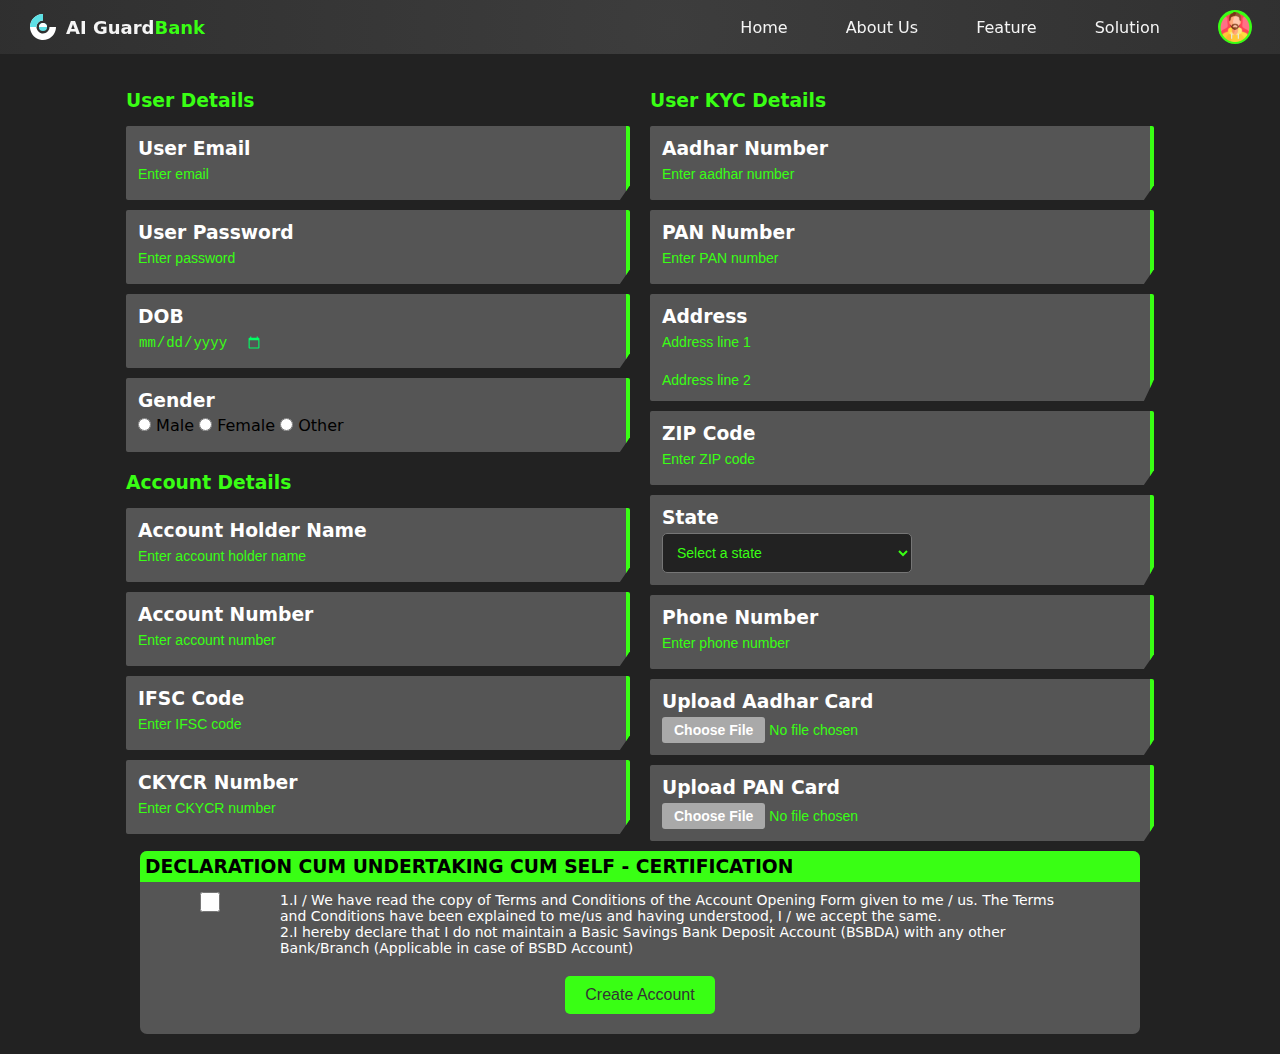
<file: Hex-Bank Code/html/createUserAccount.html>
<!DOCTYPE html>
<html lang="en">

<head>
    <title>AI Guard | Account Create</title>
    <link rel="stylesheet" href="../Style/create_account.css">
    <script src="../js/jquery-3.7.1.min.js"></script>
</head>

<body>
    <div id="navbarCode"></div><!-- nav bar  screen-->
    <div id="setting"></div><!-- settings screen -->
    <form id="userFrom">
        <div class="dataPart">
            <div class="createPart-left">
                <div class="sub-div">
                    <h3 class="outter-head">User Details</h3>
                    <div class="text-div rectangle">
                        <h3>User Email <span id="emailError"></span></h3>
                        <input id="uEmail"  class="myInput normalWidth" type="email" placeholder="Enter email" />
                    </div>
                    <!-- <span>email </span> -->
                    <div class="text-div rectangle">
                        <h3>User Password<span id="passwordError"> </span></h3>
                        <input id="password" class="myInput" type="password" placeholder="Enter password" />
                    </div>
                    <div class="text-div rectangle">
                        <h3>DOB<span id="dobError"> </span></h3>
                        <input id="dob" class="myInput" type="date" placeholder="Select DOB" />
                    </div>
                    <div class="text-div rectangle">
                        <h3>Gender<span id="genderError"> </span></h3>
                        <div class="radio-group">
                            <input type="radio" id="male" name="gender" value="Male">
                            <label for="male">Male</label>

                            <input type="radio" id="female" name="gender" value="Female">
                            <label for="female">Female</label>

                            <input type="radio" id="other" name="gender" value="Other">
                            <label for="other">Other</label>
                        </div>
                    </div>
                </div>
                <div class="sub-div">
                    <h3 class="outter-head">Account Details</h3>
                    <div class="text-div rectangle">
                        <h3>Account Holder Name<span id="accountHolderError"> </span></h3>
                        <input id="accountHolder" class="myInput" type="text" placeholder="Enter account holder name" />
                    </div>
                    <div class="text-div rectangle">
                        <h3>Account Number<span id="accountNumError"> </span></h3>
                        <input id="bankAccount" class="myInput" type="number" placeholder="Enter account number" />
                    </div>
                    <div class="text-div rectangle">
                        <h3>IFSC Code<span id="ifscError"> </span></h3>
                        <input id="ifsc" class="myInput" type="text" placeholder="Enter IFSC code" />
                    </div>
                    <div class="text-div rectangle">
                        <h3>CKYCR Number<span id="ckycrNumError"> </span></h3>
                        <input id="ckycrNum" class="myInput" type="text" placeholder="Enter CKYCR number" />
                    </div>
                </div>
            </div>
            <div class="createPart-right">
                <div class="sub-div">
                    <h3 class="outter-head">User KYC Details</h3>
                    <div class="text-div rectangle">
                        <h3>Aadhar Number<span id="aadharError"> </span></h3>
                        <input id="aadhar" class="myInput" type="phone" placeholder="Enter aadhar number" required/>
                    </div>
                    <div class="text-div rectangle">
                        <h3>PAN Number<span id="panError"> </span></h3>
                        <input id="pan" class="myInput" type="text" placeholder="Enter PAN number" />
                    </div>
                    <div class="text-div rectangle">
                        <h3>Address<span id="addError"> </span></h3>
                        <input id="add1" class="myInput width-250" type="text" placeholder="Address line 1" /><br><br>
                        <input id="add2" class="myInput width-250" type="text" placeholder="Address line 2" /><br>
                    </div>
                    <div class="text-div rectangle">
                        <h3>ZIP Code<span id="zipError"> </span></h3>
                        <input id="zip" class="myInput" type="text" placeholder="Enter ZIP code" />
                    </div>
                    <div class="text-div rectangle">
                        <h3>State<span is="stateError"></span></h3>
                        <select id="states">
                            <option value="" disabled selected>Select a state</option>
                        </select>

                        <!-- <p>Selected State: <span id="selectedState">None</span></p> -->
                    </div>
                    <div class="text-div rectangle">
                        <h3>Phone Number<span id="phoneError"> </span></h3>
                        <input id="phone" class="myInput" type="text" placeholder="Enter phone number" />
                    </div>
                    <div class="text-div rectangle">
                        <h3>Upload Aadhar Card</h3>
                        <input class="myInput custom-file" type="file" />
                    </div>
                    <div class="text-div rectangle">
                        <h3>Upload PAN Card</h3>
                        <input class="myInput custom-file" type="file" />
                    </div>
                </div>
            </div>
        </div>
    </form>
    <div class="createPart-bottom">
        <h3>DECLARATION CUM UNDERTAKING CUM SELF - CERTIFICATION<span></span></h3>
        <div class="confirmation-div">
            <input type="checkbox" id="declaration" name="declaration" value="declaration">
            <p>1.I / We have read the copy of Terms and Conditions of the Account Opening Form given to me / us. The
                Terms
                and Conditions have been explained to me/us and having understood, I / we accept the same.<br />
                2.I hereby declare that I do not maintain a Basic Savings Bank Deposit Account (BSBDA) with any other
                Bank/Branch (Applicable in case of BSBD Account)</p>
        </div>
        <button id="createAccount">Create Account</button>
    </div>
    <script src="../js/create_account.js"></script>
    <script src="../js/index.js"></script>
    <script src="../js/navBar.js"></script>
</body>

</html>
</file>
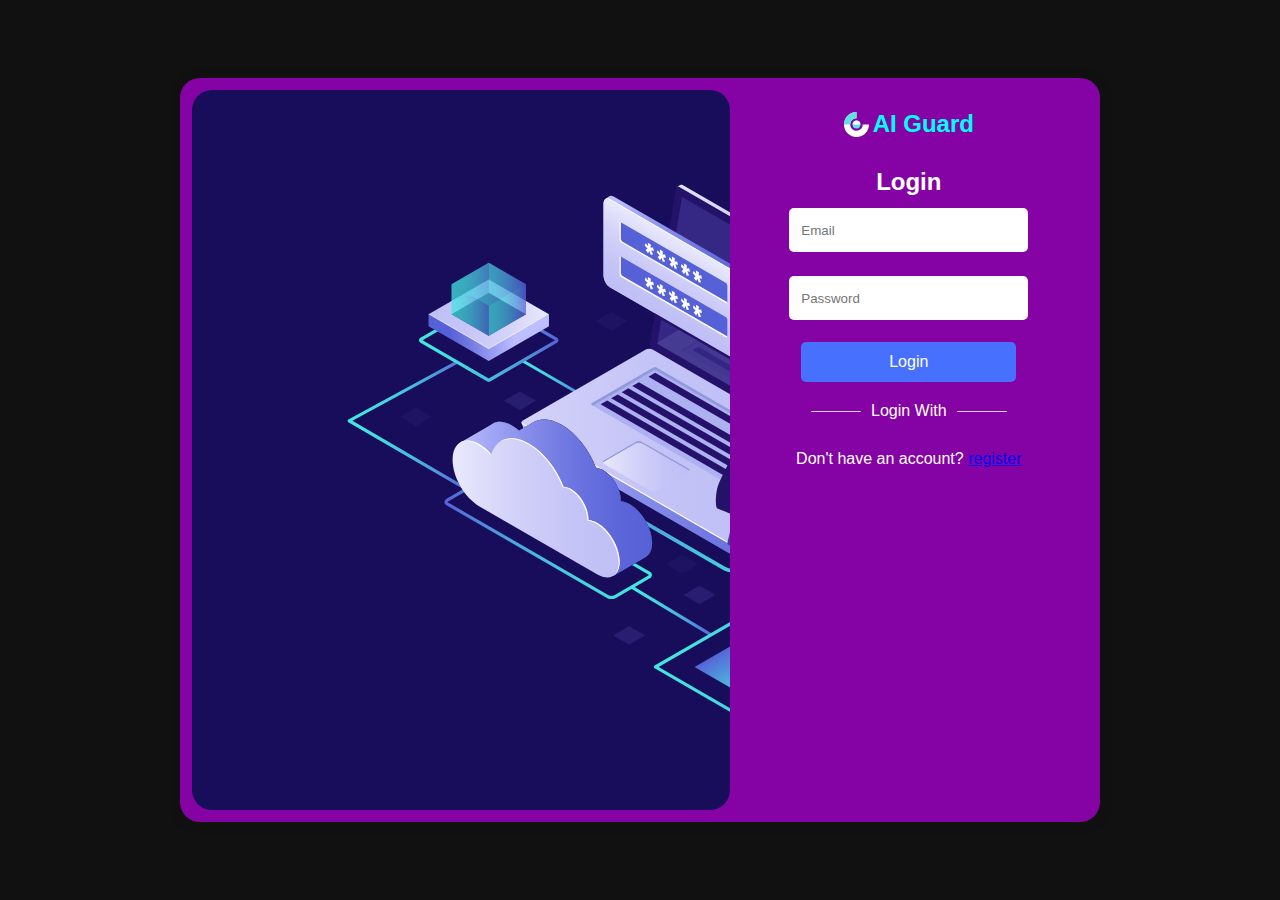
<file: Hex-Bank Code/html/loginPage.html>
<!DOCTYPE html>
<html lang="en">

<head>
      <meta charset="UTF-8">
      <meta name="viewport" content="width=device-width, initial-scale=1.0">
      <title>AI Guard Bank</title>
      <link rel="stylesheet" href="../Style/login.page.css">
</head>

<body>
      <div class="mainContainer">
            <div class="imgContainer"></div>
            <form class="loginFormContainer">
                  <div class="backlogo">
                        <img src="../images/logo.svg" alt="" height="25px" width="25px">
                        <h3>AI Guard</h3>
                  </div>
                  <h2 id="authText">Login</h2>
                  <input id="userInput" type="text" name="username" placeholder="User Name">
                  <input id="email" type="email" name="username" placeholder="Email" required>
                  <span id="errEmail" class="error"></span>
                  <input id="password" type="password" name="password" placeholder="Password" required>
                  <span id="err" class="error"></span>
                  <button id="authBtn" type="button" onclick="location.href='index.html';">Login</button>

                  <div class="loginWith">
                        <div class="divider"></div>
                        <p id="authWith">Login With</p>
                        <div class="divider"></div>
                  </div>
                  <div class="LoginWithImg">
                        <!-- <img src="../images/google_logo.svg" alt="">
                        <img src="../images/facebook_logo.svg" alt=""> 
                        <img src="../images/github_logo.svg" alt=""> -->
                  </div>
                  <p>Don't have an account? <a href="createUserAccount.html">register</a>
                  </p>
            </form>
      </div>
      <script src="../js/login.js"></script>
</body>

</html>
</file>
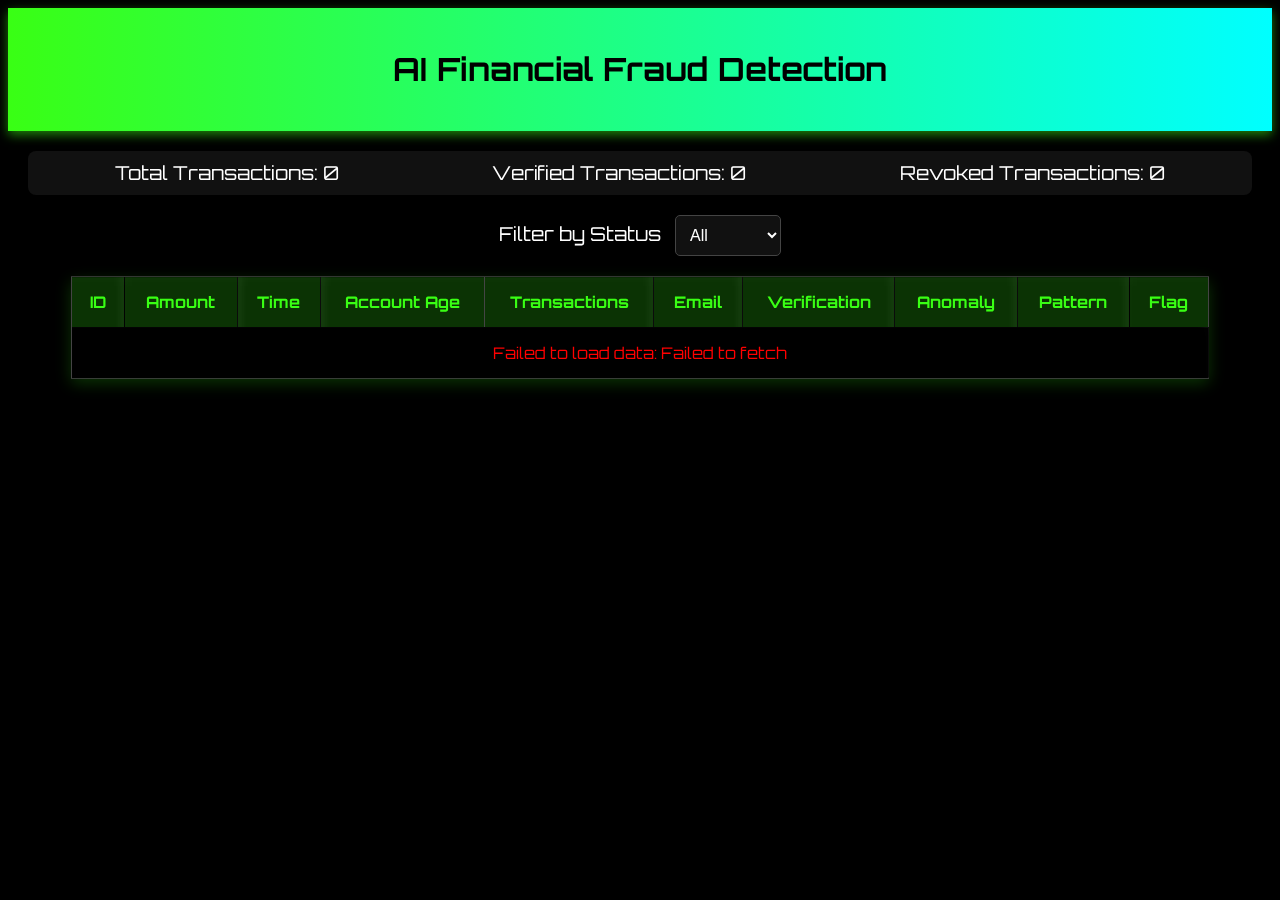
<file: Hex-Bank Code/html/web.html>
<!DOCTYPE html>
<html lang="en">
<head>
    <meta charset="UTF-8">
    <meta name="viewport" content="width=device-width, initial-scale=1.0">
    <title>AI Financial Fraud Detection</title>
    <link rel="stylesheet" href="https://cdnjs.cloudflare.com/ajax/libs/font-awesome/6.4.0/css/all.min.css">
    <link href="https://fonts.googleapis.com/css2?family=Orbitron:wght@400;500;700&family=Roboto:wght@300;400;500&display=swap" rel="stylesheet">
    <style>
        :root {
            --primary-color: #22a956;
            --secondary-color: #42b32e;
            --dark-bg: #000000;
            --darker-bg: #111111;
            --card-bg: rgba(30, 30, 30, 0.95);
            --text-light: #ffffff;
            --text-dim: #cccccc;
            --fraud-color: #ff3366;
            --safe-color: #39ff14;
            --warning-color: #19c9c9;
            --border-color: rgba(111, 255, 0, 0.3);
        }

        body {
            font-family: 'Orbitron', sans-serif;
            background-color: #000000;
            color: #ffffff;
            text-align: center;
            transition: all 0.3s ease;
            perspective: 1000px;
        }

        header {
            padding: 20px;
            background: linear-gradient(90deg, #39ff14, #00ffff);
            box-shadow: 0 4px 10px rgba(57, 255, 20, 0.5);
            color: black;
            font-weight: bold;
        }

        .summary-bar {
            display: flex;
            justify-content: space-around;
            margin: 20px;
            padding: 10px;
            background-color: #111;
            border-radius: 8px;
            box-shadow: 0 4px 6px rgba(0, 0, 0, 0.1);
        }

        .summary-item {
            font-size: 1.2em;
            color: #fff;
        }

        table {
            width: 90%;
            margin: 20px auto;
            border-collapse: collapse;
            box-shadow: 0px 5px 15px rgba(57, 255, 20, 0.2);
            transform: rotateX(5deg);
        }

        th, td {
            padding: 15px;
            border: 1px solid #444;
            background: rgba(0, 0, 0, 0.9);
            backdrop-filter: blur(5px);
            -webkit-backdrop-filter: blur(5px);
            color: white;
        }

        th {
            background: rgba(57, 255, 20, 0.2);
            color: #39ff14;
        }

        .filter-container {
            margin: 20px;
        }

        .filter-label {
            font-size: 1.2em;
            margin-right: 10px;
        }

        .filter-select {
            padding: 10px;
            font-size: 1em;
            border-radius: 5px;
            border: 1px solid #444;
            background-color: #111;
            color: #fff;
        }

        .flag-verified {
            color: #39ff14;
            text-shadow: 0 0 5px #39ff14, 0 0 10px #39ff14, 0 0 15px #39ff14, 0 0 20px #39ff14;
        }

        .flag-revoked {
            color: #ff3366;
            text-shadow: 0 0 5px #ff3366, 0 0 10px #ff3366, 0 0 15px #ff3366, 0 0 20px #ff3366;
        }

        .flag-fraud {
            color: #fffd82;
            text-shadow: 0 0 5px #fffd82, 0 0 10px #fffd82, 0 0 15px #fffd82, 0 0 20px #fffd82;
        }

        .fraud-pattern-warning {
            color: red;
            font-weight: bold;
            border: 1px solid red;
            background-color: rgba(255, 0, 0, 0.1);
            padding: 5px;
            border-radius: 5px;
        }
        
        .normal-pattern {
            color: green;
            font-weight: bold;
        }
        

        @keyframes pulse {
            0% { text-shadow: 0 0 5px #00ffff; }
            100% { text-shadow: 0 0 10px #00ffff; }

        }
    </style>
</head>
<body>
    <header>
        <h1>AI Financial Fraud Detection</h1>
    </header>
    <main>
        <div class="summary-bar">
            <div class="summary-item" id="totalTransactions">Total Transactions: 0</div>
            <div class="summary-item" id="verifiedTransactions">Verified Transactions: 0</div>
            <div class="summary-item" id="revokedTransactions">Revoked Transactions: 0</div>
        </div>
        <div class="filter-container">
            <label for="statusFilter" class="filter-label">Filter by Status</label>
            <select id="statusFilter" class="filter-select" title="Filter by Status">
                <option value="all">All</option>
                <option value="Verified">Verified</option>
                <option value="Revoked">Revoked</option>
            </select>
        </div>
        <table>
            <thead>
                <tr>
                    <th>ID</th>
                    <th>Amount</th>
                    <th>Time</th>
                    <th>Account Age</th>
                    <th>Transactions</th>
                    <th>Email</th>
                    <th>Verification</th>
                    <th>Anomaly</th>
                    <th>Pattern</th>
                    <th>Flag</th>
                </tr>
            </thead>
            <tbody id="transactionTableBody">
                <!-- Rows will be populated by JavaScript -->
            </tbody>
        </table>
    </main>
    <script>
        function renderFraudPatternInfo(txn) {
            if (txn.Fraud_Pattern === "Fraud") {
                return `
                    <div class="fraud-pattern-warning">
                        <i class="fas fa-exclamation-triangle"></i>
                        <b>Suspicious Activity Detected!</b>
                        <ul>
                            <li>Amount: ${txn.transaction_amount ? parseFloat(txn.transaction_amount).toFixed(2) : '0.00'}</li>
                            <li>Time: ${txn.transaction_time || 'N/A'}</li>
                            <li>Account Age: ${txn.account_age_days || '0'} days</li>
                            <li>Number of Transactions: ${txn.num_transactions || '0'}</li>
                        </ul>
                    </div>
                `;
            }
            return `<span class="normal-pattern">No Anomaly</span>`;
        }
        

        function populateTable() {
            const tableBody = document.getElementById('transactionTableBody');
            tableBody.innerHTML = ''; // Clear existing rows
        
            transactions.forEach(txn => {
                const row = document.createElement('tr');
                row.innerHTML = `
                <td>${txn.transaction_id || 'N/A'}</td>
                <td>${txn.transaction_amount ? parseFloat(txn.transaction_amount).toFixed(2) : '0.00'}</td>
                <td>${txn.transaction_time || 'N/A'}</td>
                <td>${txn.account_age_days || '0'}</td>
                <td>${txn.num_transactions || '0'}</td>
                <td>${txn.user_email || 'N/A'}</td>
                <td class="flag-${(txn.Verification_Status || 'pending').toLowerCase()}">
                ${txn.Verification_Status || 'Pending'}
                </td>
                <td>${txn.Fraud_Anomaly || 'Normal'}</td>
                <td>${renderFraudPatternInfo(txn)}</td> <!-- Updated Line -->
                <td class="flag-${(txn.Final_Fraud_Flag || 'Normal').toLowerCase()}">
                ${txn.Final_Fraud_Flag || 'Normal'}
                </td>
                `;
                tableBody.appendChild(row);
            });
        }
        

        function updateSummaryBar() {
            const total = transactions.length;
            const verified = transactions.filter(txn => 
                (txn.verification_status || '').toLowerCase() === 'verified').length;
            const revoked = transactions.filter(txn => 
                (txn.verification_status || '').toLowerCase() === 'revoked').length;

            document.getElementById('totalTransactions').textContent = `Total Transactions: ${total}`;
            document.getElementById('verifiedTransactions').textContent = `Verified Transactions: ${verified}`;
            document.getElementById('revokedTransactions').textContent = `Revoked Transactions: ${revoked}`;
        }

        function filterTransactions() {
            const filter = document.getElementById('statusFilter').value;
            const tableBody = document.getElementById('transactionTableBody');
            const rows = tableBody.getElementsByTagName('tr');

            for (const row of rows) {
                const verificationStatus = row.cells[6].innerText;
                if (filter === 'all' || verificationStatus === filter) {
                    row.style.display = '';
                } else {
                    row.style.display = 'none';
                }
            }
        }
     
            async function fetchTransactions() {
                try {
                    const response = await fetch('http://192.168.16.30:5000/api/transactions'); // Adjust API URL if necessary
        
                    if (!response.ok) {
                        throw new Error(`HTTP error! status: ${response.status}`);
                    }
        
                    const data = await response.json();
        
                    if (data.status === "success") {
                        transactions = data.transactions;
                        populateTable();
                        updateSummaryBar();
                    } else {
                        console.error('Error:', data.message);
                        document.getElementById('transactionTableBody').innerHTML = 
                            `<tr><td colspan="10" style="color: red;">Error: ${data.message}</td></tr>`;
                    }
                } catch (error) {
                    console.error('Fetch error:', error);
                    document.getElementById('transactionTableBody').innerHTML = 
                        `<tr><td colspan="10" style="color: red;">Failed to load data: ${error.message}</td></tr>`;
                }
            }
        
            window.onload = function() {
                fetchTransactions();
                document.getElementById('statusFilter').addEventListener('change', filterTransactions);
                
                // Refresh data every 30 seconds
                setInterval(fetchTransactions, 30000);
            };
    </script>
</body>
</html>
</file>
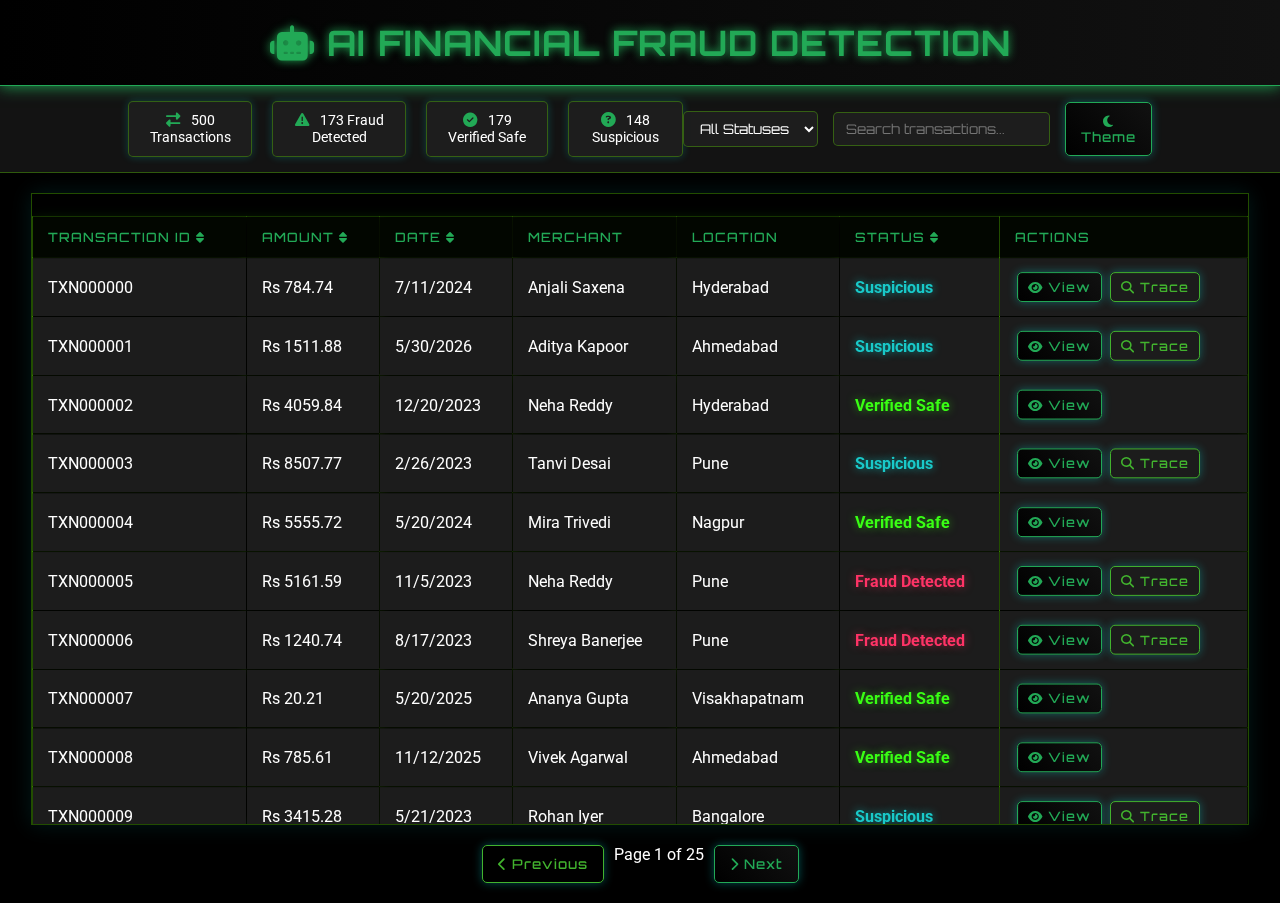
<file: Hex-Bank Code/html/webold.html>
<!DOCTYPE html>
<html lang="en">
<head>
    <meta charset="UTF-8">
    <meta name="viewport" content="width=device-width, initial-scale=1.0">
    <title>AI Financial Fraud Detection</title>
    <link rel="stylesheet" href="https://cdnjs.cloudflare.com/ajax/libs/font-awesome/6.4.0/css/all.min.css">
    <link href="https://fonts.googleapis.com/css2?family=Orbitron:wght@400;500;700&family=Roboto:wght@300;400;500&display=swap" rel="stylesheet">
    <style>
        :root {
            --primary-color: #22a956; /* Aqua */
            --secondary-color: #42b32e; /* Neon green */
            --dark-bg: #000000; /* Black */
            --darker-bg: #111111;
            --card-bg: rgba(30, 30, 30, 0.95);
            --text-light: #ffffff; /* White */
            --text-dim: #cccccc;
            --fraud-color: #ff3366; /* Pinkish-red for contrast */
            --safe-color: #39ff14; /* Neon green */
            --warning-color: #19c9c9; /* Aqua for suspicious */
            --border-color: rgba(111, 255, 0, 0.3);
        }

        body {
    font-family: 'Orbitron', sans-serif;
    background-color: #000000; /* Black Background */
    color: #ffffff; /* White Text */
    text-align: center;
    transition: all 0.3s ease;
    perspective: 1000px;
}

header {
    padding: 20px;
    background: linear-gradient(90deg, #39ff14, #00ffff); /* Neon Green + Aqua */
    box-shadow: 0 4px 10px rgba(57, 255, 20, 0.5);
    color: black;
    font-weight: bold;
}

table {
    width: 90%;
    margin: 20px auto;
    border-collapse: collapse;
    box-shadow: 0px 5px 15px rgba(57, 255, 20, 0.2);
    transform: rotateX(5deg);
}

th, td {
    padding: 15px;
    border: 1px solid #444;
    background: rgba(0, 0, 0, 0.9); /* Black Transparent */
    backdrop-filter: blur(5px);
    color: white;
}

th {
    background: rgba(57, 255, 20, 0.2); /* Light Green Header */
    color: #39ff14; /* Neon Green */
}

/* Merchant name styling */
.merchant-cell {
    font-family: 'Arial', sans-serif;
    font-style: italic;
    color: #00ffff; /* Aqua for merchant names */
}

.fraud {
    color: #ff3366; /* Brighter red */
    font-weight: bold;
    text-shadow: 0 0 8px rgba(255, 51, 102, 0.8);
}

.safe {
    color: #39ff14; /* Neon Green */
    font-weight: bold;
    text-shadow: 0 0 8px rgba(57, 255, 20, 0.8);
}

.suspicious {
    color: #ffcc00; /* Amber for suspicious */
    font-weight: bold;
    text-shadow: 0 0 8px rgba(255, 204, 0, 0.8);
}

button {
    padding: 10px 15px;
    cursor: pointer;
    border: none;
    background: linear-gradient(45deg, #39ff14, #00ffff); /* Neon Green + Aqua */
    color: black;
    border-radius: 5px;
    box-shadow: 0 0 15px rgba(57, 255, 20, 0.5);
    transition: all 0.2s;
    font-weight: bold;
}

button:hover {
    transform: scale(1.1);
    box-shadow: 0 0 20px rgba(0, 255, 255, 0.7);
}

/* Added for Indian merchant names */
@keyframes pulse {
    0% { text-shadow: 0 0 5px #00ffff; }
    50% { text-shadow: 0 0 15px #39ff14; }
    100% { text-shadow: 0 0 5px #00ffff; }
}

.merchant-name {
    animation: pulse 3s infinite;
    font-weight: bold;
}

/* Location styling for Indian cities */
.location-cell {
    color: #ff99cc; /* Soft pink for locations */
    font-size: 0.9em;
}
        body {
            font-family: 'Roboto', sans-serif;
            background-color: var(--dark-bg);
            color: var(--text-light);
            margin: 0;
            padding: 0;
            transition: all 0.3s ease;
        }

        body.dark-mode {
            background-color: var(--darker-bg);
        }

        header {
            padding: 20px;
            background: linear-gradient(90deg, var(--dark-bg), var(--darker-bg));
            box-shadow: 0 0 15px var(--primary-color);
            position: relative;
            z-index: 10;
            border-bottom: 1px solid var(--primary-color);
        }

        h1 {
            font-family: 'Orbitron', sans-serif;
            margin: 0;
            font-size: 2.2rem;
            text-shadow: 0 0 10px var(--primary-color);
            color: var(--primary-color);
            letter-spacing: 1px;
        }

        .controls {
            display: flex;
            justify-content: space-between;
            align-items: center;
            padding: 15px 10%;
            background-color: rgba(20, 20, 20, 0.95);
            position: sticky;
            top: 0;
            z-index: 5;
            border-bottom: 1px solid var(--border-color);
        }

        .stats {
            display: flex;
            gap: 20px;
            font-size: 0.9rem;
        }

        .stat-card {
            background: var(--card-bg);
            padding: 10px 15px;
            border-radius: 5px;
            box-shadow: 0 0 8px rgba(0, 255, 255, 0.2);
            border: 1px solid var(--border-color);
        }

        .stat-card i {
            margin-right: 8px;
            color: var(--primary-color);
        }

        .filters {
            display: flex;
            gap: 15px;
            align-items: center;
        }

        select, input {
            padding: 8px 12px;
            background: var(--card-bg);
            border: 1px solid var(--border-color);
            color: var(--text-light);
            border-radius: 5px;
            font-family: 'Orbitron', sans-serif;
        }

        select:focus, input:focus {
            outline: none;
            box-shadow: 0 0 8px var(--primary-color);
        }

        button {
            padding: 10px 15px;
            cursor: pointer;
            border: none;
            background: linear-gradient(45deg, var(--dark-bg), var(--darker-bg));
            color: var(--primary-color);
            border-radius: 5px;
            box-shadow: 0 0 10px rgba(0, 255, 255, 0.3);
            transition: all 0.2s;
            font-family: 'Orbitron', sans-serif;
            font-weight: 500;
            border: 1px solid var(--primary-color);
            letter-spacing: 1px;
        }

        button:hover {
            transform: scale(1.05);
            box-shadow: 0 0 15px var(--primary-color);
            color: var(--secondary-color);
            border-color: var(--secondary-color);
        }

        button.secondary {
            background: transparent;
            border: 1px solid var(--secondary-color);
            color: var(--secondary-color);
        }

        button.secondary:hover {
            color: var(--primary-color);
            border-color: var(--primary-color);
        }

        .table-container {
            width: 95%;
            margin: 20px auto;
            overflow-x: auto;
            max-height: 70vh;
            overflow-y: auto;
            border: 1px solid var(--border-color);
            box-shadow: 0 0 20px rgba(0, 255, 255, 0.1);
        }

        table {
            width: 100%;
            border-collapse: collapse;
        }

        th, td {
            padding: 12px 15px;
            border: 1px solid var(--border-color);
            background: var(--card-bg);
            text-align: left;
        }

        th {
            position: sticky;
            top: 0;
            background: rgba(2, 6, 0, 0.95);
            font-family: 'Orbitron', sans-serif;
            font-weight: 500;
            color: var(--primary-color);
            text-transform: uppercase;
            font-size: 0.8rem;
            letter-spacing: 1px;
        }

        tr:hover {
            background: rgba(0, 255, 255, 0.05);
            box-shadow: 0 0 15px rgba(0, 255, 255, 0.1);
        }

        .fraud {
            color: var(--fraud-color);
            font-weight: bold;
            text-shadow: 0 0 8px rgba(255, 51, 102, 0.5);
        }

        .safe {
            color: var(--safe-color);
            font-weight: bold;
            text-shadow: 0 0 8px rgba(57, 255, 20, 0.5);
        }

        .suspicious {
            color: var(--warning-color);
            font-weight: bold;
            text-shadow: 0 0 8px rgba(0, 255, 255, 0.5);
        }

        .action-btn {
            padding: 6px 10px;
            font-size: 0.8rem;
            margin: 2px;
        }

        .pagination {
            display: flex;
            justify-content: center;
            gap: 10px;
            margin: 20px 0;
        }

        .modal {
            display: none;
            position: fixed;
            top: 0;
            left: 0;
            width: 100%;
            height: 100%;
            background: rgba(0, 0, 0, 0.9);
            z-index: 100;
            justify-content: center;
            align-items: center;
        }

        .modal-content {
            background: var(--darker-bg);
            padding: 30px;
            border-radius: 5px;
            width: 60%;
            max-width: 700px;
            box-shadow: 0 0 30px var(--primary-color);
            position: relative;
            border: 1px solid var(--primary-color);
        }

        .close-modal {
            position: absolute;
            top: 15px;
            right: 15px;
            font-size: 1.5rem;
            cursor: pointer;
            color: var(--primary-color);
        }

        .close-modal:hover {
            color: var(--secondary-color);
        }

        .transaction-details {
            display: grid;
            grid-template-columns: 1fr 1fr;
            gap: 15px;
        }

        .detail-item {
            margin-bottom: 10px;
        }

        .detail-label {
            font-weight: bold;
            color: var(--primary-color);
            margin-bottom: 5px;
            font-family: 'Orbitron', sans-serif;
            font-size: 0.9rem;
        }

        .detail-value {
            padding: 8px;
            background: rgba(0, 255, 255, 0.05);
            border-radius: 3px;
            border: 1px solid var(--border-color);
            font-family: 'Roboto', sans-serif;
        }

        .fraud-analysis {
            margin-top: 20px;
            padding: 15px;
            background: rgba(255, 51, 102, 0.05);
            border-left: 3px solid var(--fraud-color);
            border-radius: 0 5px 5px 0;
        }

        /* Glow effects */
        .glow {
            animation: glow 2s infinite alternate;
        }

        @keyframes glow {
            from {
                box-shadow: 0 0 5px var(--primary-color);
            }
            to {
                box-shadow: 0 0 20px var(--primary-color);
            }
        }

        /* Scrollbar styling */
        ::-webkit-scrollbar {
            width: 8px;
            height: 8px;
        }

        ::-webkit-scrollbar-track {
            background: var(--dark-bg);
        }

        ::-webkit-scrollbar-thumb {
            background: var(--primary-color);
            border-radius: 4px;
        }

        ::-webkit-scrollbar-thumb:hover {
            background: var(--secondary-color);
        }

        @media (max-width: 768px) {
            .controls {
                flex-direction: column;
                gap: 15px;
                padding: 15px 5%;
            }
            
            .stats, .filters {
                width: 100%;
                flex-wrap: wrap;
            }
            
            .table-container {
                width: 100%;
            }
            
            .modal-content {
                width: 90%;
                padding: 20px;
            }
            
            .transaction-details {
                grid-template-columns: 1fr;
            }
            
            h1 {
                font-size: 1.5rem;
            }
        }
    </style>
</head>
<body>
    <header class="glow">
        <h1><i class="fas fa-robot"></i> AI FINANCIAL FRAUD DETECTION</h1>
    </header>
    
    <div class="controls">
        <div class="stats">
            <div class="stat-card">
                <i class="fas fa-exchange-alt"></i>
                <span id="totalTransactions">0</span> Transactions
            </div>
            <div class="stat-card">
                <i class="fas fa-exclamation-triangle"></i>
                <span id="fraudCount">0</span> Fraud Detected
            </div>
            <div class="stat-card">
                <i class="fas fa-check-circle"></i>
                <span id="safeCount">0</span> Verified Safe
            </div>
            <div class="stat-card">
                <i class="fas fa-question-circle"></i>
                <span id="suspiciousCount">0</span> Suspicious
            </div>
        </div>
        
        <div class="filters">
            <select id="statusFilter">
                <option value="all">All Statuses</option>
                <option value="fraud">Fraud Only</option>
                <option value="safe">Safe Only</option>
                <option value="suspicious">Suspicious</option>
            </select>
            <input type="text" id="searchInput" placeholder="Search transactions...">
            <button onclick="changeTheme()"><i class="fas fa-moon"></i> Theme</button>
        </div>
    </div>
    
    <div class="table-container">
        <table>
            <thead>
                <tr>
                    <th>Transaction ID <i class="fas fa-sort" onclick="sortTable('id')"></i></th>
                    <th>Amount <i class="fas fa-sort" onclick="sortTable('amount')"></i></th>
                    <th>Date <i class="fas fa-sort" onclick="sortTable('date')"></i></th>
                    <th>Merchant</th>
                    <th>Location</th>
                    <th>Status <i class="fas fa-sort" onclick="sortTable('status')"></i></th>
                    <th>Actions</th>
                </tr>
            </thead>
            <tbody id="transactionTable">
                <!-- Transactions will be dynamically added here -->
            </tbody>
        </table>
    </div>
    
    <div class="pagination">
        <button id="prevPage" class="secondary"><i class="fas fa-chevron-left"></i> Previous</button>
        <span id="pageInfo">Page 1 of 10</span>
        <button id="nextPage"><i class="fas fa-chevron-right"></i> Next</button>
    </div>
    
    <div id="transactionModal" class="modal">
        <div class="modal-content">
            <span class="close-modal" onclick="closeModal()">&times;</span>
            <h2 id="modalTitle" style="color: var(--primary-color); font-family: 'Orbitron', sans-serif;">TRANSACTION DETAILS</h2>
            <div class="transaction-details" id="transactionDetails">
                <!-- Details will be filled dynamically -->
            </div>
            <div class="fraud-analysis" id="fraudAnalysis">
                <!-- Fraud analysis will be filled dynamically -->
            </div>
        </div>
    </div>
    
    <script>
        // Generate 500 random transactions
        const transactions = [];
        const statuses = ['fraud', 'safe', 'suspicious'];
        const merchants = [
    'Aarav Patel', 'Priya Sharma', 'Vikram Singh', 'Ananya Gupta', 
    'Rahul Joshi', 'Neha Reddy', 'Arjun Malhotra', 'Isha Chatterjee',
    'Rohan Iyer', 'Divya Nair', 'Karan Mehta', 'Shreya Banerjee',
    'Aditya Kapoor', 'Pooja Choudhary', 'Siddharth Rao', 'Tanvi Desai',
    'Vivek Agarwal', 'Anjali Saxena', 'Rajiv Khanna', 'Mira Trivedi'
];

const locations = [
    'Mumbai', 'Delhi', 'Bangalore', 'Hyderabad', 
    'Chennai', 'Kolkata', 'Pune', 'Jaipur',
    'Ahmedabad', 'Lucknow', 'Surat', 'Kanpur',
    'Nagpur', 'Visakhapatnam', 'Indore', 'Thane'
];
        
        for (let i = 0; i < 500; i++) {
            const status = statuses[Math.floor(Math.random() * statuses.length)];
            const amount = (Math.random() * 10000).toFixed(2);
            
            transactions.push({
                id: 'TXN' + (1000000 + i).toString().substring(1),
                amount: 'Rs ' + amount,
                date: randomDate(new Date(2023, 0, 1), new Date()),
                merchant: merchants[Math.floor(Math.random() * merchants.length)],
                location: locations[Math.floor(Math.random() * locations.length)],
                status: status,
                fraud: status === 'fraud',
                suspicious: status === 'suspicious',
                account: 'ACCT' + (100000 + Math.floor(Math.random() * 900000)),
                ip: `${Math.floor(Math.random() * 255)}.${Math.floor(Math.random() * 255)}.${Math.floor(Math.random() * 255)}.${Math.floor(Math.random() * 255)}`,
                device: ['Mobile', 'Desktop', 'Tablet'][Math.floor(Math.random() * 3)],
                confidence: status === 'fraud' ? (80 + Math.random() * 20).toFixed(0) + '%' : 
                           status === 'suspicious' ? (50 + Math.random() * 30).toFixed(0) + '%' : '95%+',
                riskFactors: status === 'fraud' ? ['Unusual amount', 'Foreign location', 'New device'] :
                             status === 'suspicious' ? ['High amount', 'New merchant'] : []
            });
        }
        
        function randomDate(start, end) {
            return new Date(start.getTime() + Math.random() * (end.getTime() - start.getTime())).toLocaleDateString();
        }
        
        // Pagination variables
        let currentPage = 1;
        const rowsPerPage = 20;
        let filteredTransactions = [...transactions];
        let sortColumn = 'id';
        let sortDirection = 'asc';
        
        // DOM elements
        const tableBody = document.getElementById('transactionTable');
        const totalTransactionsEl = document.getElementById('totalTransactions');
        const fraudCountEl = document.getElementById('fraudCount');
        const safeCountEl = document.getElementById('safeCount');
        const suspiciousCountEl = document.getElementById('suspiciousCount');
        const statusFilter = document.getElementById('statusFilter');
        const searchInput = document.getElementById('searchInput');
        const prevPageBtn = document.getElementById('prevPage');
        const nextPageBtn = document.getElementById('nextPage');
        const pageInfoEl = document.getElementById('pageInfo');
        const transactionModal = document.getElementById('transactionModal');
        
        // Initialize the page
        function init() {
            updateStats();
            filterTransactions();
            renderTable();
            
            // Event listeners
            statusFilter.addEventListener('change', filterTransactions);
            searchInput.addEventListener('input', filterTransactions);
            prevPageBtn.addEventListener('click', goToPrevPage);
            nextPageBtn.addEventListener('click', goToNextPage);
        }
        
        // Update statistics
        function updateStats() {
            const fraudCount = transactions.filter(t => t.fraud).length;
            const safeCount = transactions.filter(t => t.status === 'safe').length;
            const suspiciousCount = transactions.filter(t => t.suspicious).length;
            
            totalTransactionsEl.textContent = transactions.length;
            fraudCountEl.textContent = fraudCount;
            safeCountEl.textContent = safeCount;
            suspiciousCountEl.textContent = suspiciousCount;
        }
        
        // Filter transactions based on status and search
        function filterTransactions() {
            const status = statusFilter.value;
            const searchTerm = searchInput.value.toLowerCase();
            
            filteredTransactions = transactions.filter(txn => {
                const matchesStatus = status === 'all' || 
                                      (status === 'fraud' && txn.fraud) || 
                                      (status === 'safe' && txn.status === 'safe') || 
                                      (status === 'suspicious' && txn.suspicious);
                
                const matchesSearch = txn.id.toLowerCase().includes(searchTerm) || 
                                     txn.amount.toLowerCase().includes(searchTerm) || 
                                     txn.merchant.toLowerCase().includes(searchTerm) || 
                                     txn.location.toLowerCase().includes(searchTerm);
                
                return matchesStatus && matchesSearch;
            });
            
            currentPage = 1;
            renderTable();
        }
        
        // Sort transactions
        function sortTable(column) {
            if (sortColumn === column) {
                sortDirection = sortDirection === 'asc' ? 'desc' : 'asc';
            } else {
                sortColumn = column;
                sortDirection = 'asc';
            }
            
            filteredTransactions.sort((a, b) => {
                let valA, valB;
                
                if (column === 'amount') {
                    valA = parseFloat(a.amount.substring(1));
                    valB = parseFloat(b.amount.substring(1));
                } else if (column === 'date') {
                    valA = new Date(a.date);
                    valB = new Date(b.date);
                } else if (column === 'status') {
                    valA = a.status;
                    valB = b.status;
                } else {
                    valA = a[column];
                    valB = b[column];
                }
                
                if (valA < valB) return sortDirection === 'asc' ? -1 : 1;
                if (valA > valB) return sortDirection === 'asc' ? 1 : -1;
                return 0;
            });
            
            renderTable();
        }
        
        // Render the table with pagination
        function renderTable() {
            const startIdx = (currentPage - 1) * rowsPerPage;
            const endIdx = startIdx + rowsPerPage;
            const paginatedTransactions = filteredTransactions.slice(startIdx, endIdx);
            
            tableBody.innerHTML = '';
            
            if (paginatedTransactions.length === 0) {
                const row = document.createElement('tr');
                row.innerHTML = `<td colspan="7" style="text-align: center; color: var(--primary-color);">No transactions found matching your criteria</td>`;
                tableBody.appendChild(row);
            } else {
                paginatedTransactions.forEach(txn => {
                    const row = document.createElement('tr');
                    
                    let statusClass = '';
                    let statusText = '';
                    
                    if (txn.fraud) {
                        statusClass = 'fraud';
                        statusText = 'Fraud Detected';
                    } else if (txn.suspicious) {
                        statusClass = 'suspicious';
                        statusText = 'Suspicious';
                    } else {
                        statusClass = 'safe';
                        statusText = 'Verified Safe';
                    }
                    
                    row.innerHTML = `
                        <td>${txn.id}</td>
                        <td>${txn.amount}</td>
                        <td>${txn.date}</td>
                        <td>${txn.merchant}</td>
                        <td>${txn.location}</td>
                        <td class="${statusClass}">${statusText}</td>
                        <td>
                            <button class="action-btn" onclick="viewDetails('${txn.id}')"><i class="fas fa-eye"></i> View</button>
                            ${txn.fraud || txn.suspicious ? `<button class="action-btn secondary" onclick="traceFraud('${txn.id}')"><i class="fas fa-search"></i> Trace</button>` : ''}
                        </td>
                    `;
                    tableBody.appendChild(row);
                });
            }
            
            // Update pagination controls
            const totalPages = Math.ceil(filteredTransactions.length / rowsPerPage);
            pageInfoEl.textContent = `Page ${currentPage} of ${totalPages}`;
            prevPageBtn.disabled = currentPage === 1;
            nextPageBtn.disabled = currentPage === totalPages || totalPages === 0;
        }
        
        // Pagination functions
        function goToPrevPage() {
            if (currentPage > 1) {
                currentPage--;
                renderTable();
            }
        }
        
        function goToNextPage() {
            const totalPages = Math.ceil(filteredTransactions.length / rowsPerPage);
            if (currentPage < totalPages) {
                currentPage++;
                renderTable();
            }
        }
        
        // Transaction details modal
        function viewDetails(txnId) {
            const txn = transactions.find(t => t.id === txnId);
            if (!txn) return;
            
            document.getElementById('modalTitle').textContent = `TRANSACTION ${txn.id}`;
            
            const detailsEl = document.getElementById('transactionDetails');
            detailsEl.innerHTML = `
                <div class="detail-item">
                    <div class="detail-label">Amount</div>
                    <div class="detail-value">${txn.amount}</div>
                </div>
                <div class="detail-item">
                    <div class="detail-label">Date</div>
                    <div class="detail-value">${txn.date}</div>
                </div>
                <div class="detail-item">
                    <div class="detail-label">Merchant</div>
                    <div class="detail-value">${txn.merchant}</div>
                </div>
                <div class="detail-item">
                    <div class="detail-label">Location</div>
                    <div class="detail-value">${txn.location}</div>
                </div>
                <div class="detail-item">
                    <div class="detail-label">Account</div>
                    <div class="detail-value">${txn.account}</div>
                </div>
                <div class="detail-item">
                    <div class="detail-label">IP Address</div>
                    <div class="detail-value">${txn.ip}</div>
                </div>
                <div class="detail-item">
                    <div class="detail-label">Device</div>
                    <div class="detail-value">${txn.device}</div>
                </div>
                <div class="detail-item">
                    <div class="detail-label">Confidence Level</div>
                    <div class="detail-value">${txn.confidence}</div>
                </div>
            `;
            
            const analysisEl = document.getElementById('fraudAnalysis');
            if (txn.fraud) {
                analysisEl.innerHTML = `
                    <h3 style="color: var(--fraud-color);"><i class="fas fa-exclamation-triangle"></i> FRAUD ANALYSIS</h3>
                    <p>This transaction has been flagged as fraudulent with ${txn.confidence} confidence.</p>
                    <p>Risk factors detected:</p>
                    <ul>
                        ${txn.riskFactors.map(factor => `<li>${factor}</li>`).join('')}
                        <li>AI confidence: ${txn.confidence}</li>
                    </ul>
                    <p style="color: var(--fraud-color); font-weight: bold;">
                        <i class="fas fa-shield-alt"></i> Recommended action: Block transaction and notify security team
                    </p>
                `;
                analysisEl.style.display = 'block';
            } else if (txn.suspicious) {
                analysisEl.innerHTML = `
                    <h3 style="color: var(--warning-color);"><i class="fas fa-question-circle"></i> SUSPICIOUS ACTIVITY</h3>
                    <p>This transaction shows ${txn.confidence} confidence of suspicious activity.</p>
                    <p>Potential issues:</p>
                    <ul>
                        ${txn.riskFactors.map(factor => `<li>${factor}</li>`).join('')}
                        <li>AI confidence: ${txn.confidence}</li>
                    </ul>
                    <p style="color: var(--warning-color);">
                        <i class="fas fa-user-shield"></i> Recommended action: Verify with customer
                    </p>
                `;
                analysisEl.style.display = 'block';
            } else {
                analysisEl.style.display = 'none';
            }
            
            transactionModal.style.display = 'flex';
        }
        
        function closeModal() {
            transactionModal.style.display = 'none';
        }
        
        function traceFraud(txnId) {
            const txn = transactions.find(t => t.id === txnId);
            if (!txn) return;
            
            alert(`Initiating fraud trace for transaction ${txnId}\nAmount: ${txn.amount}\nMerchant: ${txn.merchant}\n\nTrace route:\n1. Account verification\n2. Device fingerprinting\n3. Geographic analysis\n4. Behavioral pattern check`);
        }
        
        function changeTheme() {
            document.body.classList.toggle('dark-mode');
            const icon = document.querySelector('.fa-moon');
            if (document.body.classList.contains('dark-mode')) {
                icon.classList.remove('fa-moon');
                icon.classList.add('fa-sun');
            } else {
                icon.classList.remove('fa-sun');
                icon.classList.add('fa-moon');
            }
        }
        
        // Close modal when clicking outside
        window.addEventListener('click', (event) => {
            if (event.target === transactionModal) {
                closeModal();
            }
        });
        
        // Initialize the app
        window.onload = init;
    </script>
</body>
</html>
</file>
<file: Hex-Bank Code/Style/create_account.css>
@import url(../Style/design.layout.css);
@import url(../Style/navbar.css);

* {
  scrollbar-width: thin;
  scrollbar-color: var(--primary-color) var(--tertiary-color);
}

#datacode {
  display: none;
}

body {
  background-color: var(--background-color);
  font-family: system-ui, -apple-system, BlinkMacSystemFont, "Segoe UI", Roboto,
    Oxygen, Ubuntu, Cantarell, "Open Sans", "Helvetica Neue", sans-serif;
  /* font-family: "Roboto", sans-serif; */
  padding-bottom: 20px;
}

.dataPart {
  display: flex;
  justify-content: center;
  padding-top: 80px;
}

.createPart-left {
  display: flex;
  flex-direction: column;
  padding-right: 10px;
  width: 50%;
  align-content: flex-end;
  flex-wrap: wrap;
}

.createPart-right {
  display: flex;
  flex-direction: column;
  padding-left: 10px;
  width: 50%;
  flex-wrap: wrap;
}

.createPart-bottom {
  display: flex;
  flex-direction: column;
  flex-wrap: wrap;
  margin: 0 140px;
  border-radius: 7px;
  background-color: var(--tertiary-color);
  align-items: center;
}

.createPart-bottom h3 {
  background-color: var(--primary-color);
  margin-bottom: 10px;
  padding: 5px;
  width: 99%;
  border-radius: 7px 7px 0 0;
}

.confirmation-div {
  display: flex;
  justify-content: space-evenly;
}

.confirmation-div p {
  width: 80%;
  color: var(--font-color);
  font-size: var(--font-size-14);
}

button {
  background-color: var(--primary-color);
  color: var(--border-color);
  padding: 10px 20px;
  border: none;
  border-radius: 5px;
  cursor: pointer;
  font-size: var(--font-size-16);
  margin-top: 10px;
  width: fit-content;
  margin: 20px auto;
}

.sub-div {
  width: 80%;
}

.outter-head {
  color: var(--primary-color);
  padding: 10px 0px 5px;
}

.text-div {
  background-color: var(--tertiary-color);
  padding: 12px;
  border-radius: 2px;
  min-height: 50px;
  margin: 10px 0px;
}

.text-div h3 {
  color: var(--font-color);
  margin-bottom: 5px;
}

.rectangle {
  position: relative;
  clip-path: polygon(0% 0%, 100% 0%, 100% 80%, 98% 100%, 0% 100%);
  border-right: 4px solid var(--primary-color);
}

#declaration {
  accent-color: var(--primary-color);
  width: 20px;
  height: 20px;
}

input {
  background-color: transparent;
  border: none;
  color: var(--primary-color);
  font-size: var(--font-size-14);
}

.normalWidth {
  width: 220px;
}

input::placeholder {
  color: var(--primary-color);
}

input:focus {
  background-color: transparent;
  border: none;
  outline: none;
  color: var(--primary-color);
  caret-color: var(--primary-color);
}

input[type="radio"]:checked + label {
  color: var(--primary-color);
  gap: 20px;
}

span {
  color: red;
  font-size: 14px;
  margin-left: 5px;
  /* display: none; */
}

.width-250 {
  width: 250px;
}

select {
  width: 250px;
  padding: 10px;
  font-size: var(--font-size-14);
  border-radius: 5px;
  background-color: var(--background-color);
  color: var(--primary-color);
  cursor: pointer;
}

select:focus {
  border-color: var(--primary-color);
  outline: none;
}

option {
  background-color: var(--background-color);
  color: var(--primary-color);
}

.custom-file::file-selector-button {
  background-color: darkgray;
  color: var(--font-color);
  border: none;
  padding: 5px 12px;
  border-radius: 3px;
  cursor: pointer;
  font-weight: bold;
  transition: background-color 0.3s ease;
}

.custom-file::file-selector-button:hover {
  background-color: var(--primary-color);
  color: var(--border-color);
}

input[type="date"]::-webkit-calendar-picker-indicator {
  filter: invert(58%) sepia(96%) saturate(1200%) hue-rotate(90deg)
    brightness(130%) contrast(110%);
  cursor: pointer;
}
</file>
<file: Hex-Bank Code/Style/login.page.css>
*{
      margin: 0;
      padding: 0;
}


body{
	display: grid;
	place-items: center;
	height: 100vh;
	background-color: #111;
	font-family: 'Segoe UI', Tahoma, Geneva, Verdana, sans-serif;
}

.mainContainer{
      display: flex;
      justify-content: space-between;
      align-items: center;
      height: 80vh;
      width: 70vw;
      padding: 12px;
      color: white;
      border-radius: 20px;
      box-shadow: 1px 1px 10px #111;
      background-color: rgb(133, 3, 165);
}

.imgContainer{
      animation: fade 1s; 
      display: flex;
      justify-content: center;
      align-items: center;
      width: 60%;
      height: 100%;
      border-radius: 20px;
      background-image: url(../images/login2page.svg);
      background-size: cover;
      background-repeat: no-repeat;
}

.loginFormContainer{
      display: flex;
      flex-direction: column;
      align-items: center;
      width: 40%;
      height: 100%;
	  animation: fade 1s;
}

.backlogo{
      display: flex;
      align-items: center;
      margin-top: 20px;
}

.backlogo h3{
      font-size: 24px;
      margin-left: 4px;
      font-weight: 700;
      color: aqua;
}

.loginFormContainer h2{
      align-items: self-start;
      margin-top: 30px;
	  animation: all 1s; 
}

.loginFormContainer input{
      width: 60%;
	  height:20px;
      padding: 12px;
      margin: 12px 0;
      border: none;
      border-radius: 5px;
      animation: inputLoad 0.5s ease;
	  transition:all 1s;
}

.loginFormContainer button{
      text-align: center;
      margin-top: 10px;
      width: 60%;
      height: 40px;
      font-size: 16px;
      color: white;
      border-radius: 5px;
      cursor: pointer;
      border: none;
      background-color: #4870ff;
      transition: all 0.5s;
      animation: inputLoad 0.5s ease;
}

.loginFormContainer input:focus{
      outline-color: #4870ff;
      outline-width: 2px;
}

.loginFormContainer button:hover{
      width: 65%;
      transition: all 0.5s;
      background: linear-gradient();
}


.loginFormContainer p{
      margin: 10px 0;
}

.loginWith{
      display: flex;
      align-items: center;
      margin: 10px 0;
}

.divider{
      width: 50px;
      height: 1px;
      background-color: #d2d2d2;
      border-radius: 5px;
      margin: 0 10px;
}

.LoginWithImg{
      width: 40%;
      display: flex;
      flex-direction: row;
      justify-content: space-evenly;
}

.LoginWithImg img{
      width: 25px;
}

.error{
      color: red;
      font-size: 12px;
      width: 60%;
}

.code{
	cursor:pointer;
	color:blue;
}
#userInput{
	display:none;
}

@keyframes fade{
      0%{
            opacity: 0;
      }
      100%{
            opacity: 1;
      }
}

@keyframes inputLoad{
      0%{
            width: 20%;
      }
      100%{
            width: 60%;
      }
}
</file>
